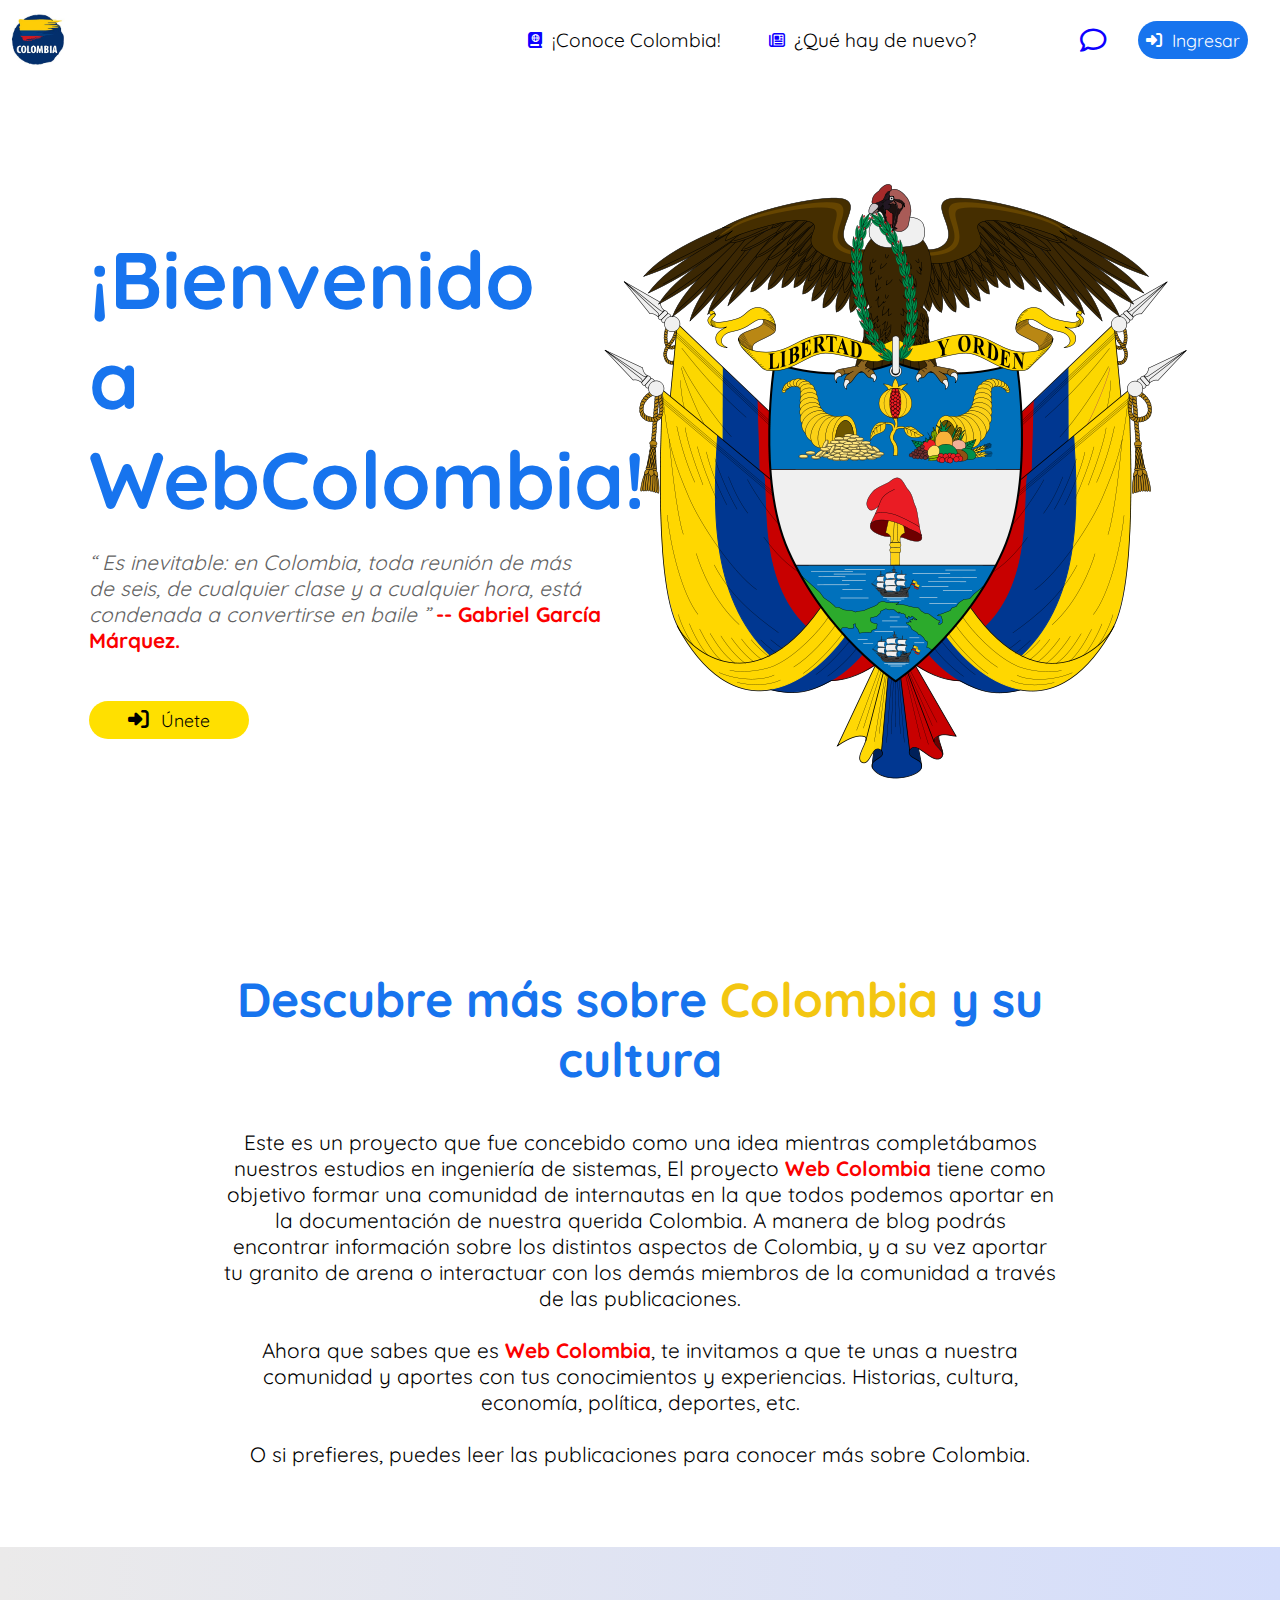
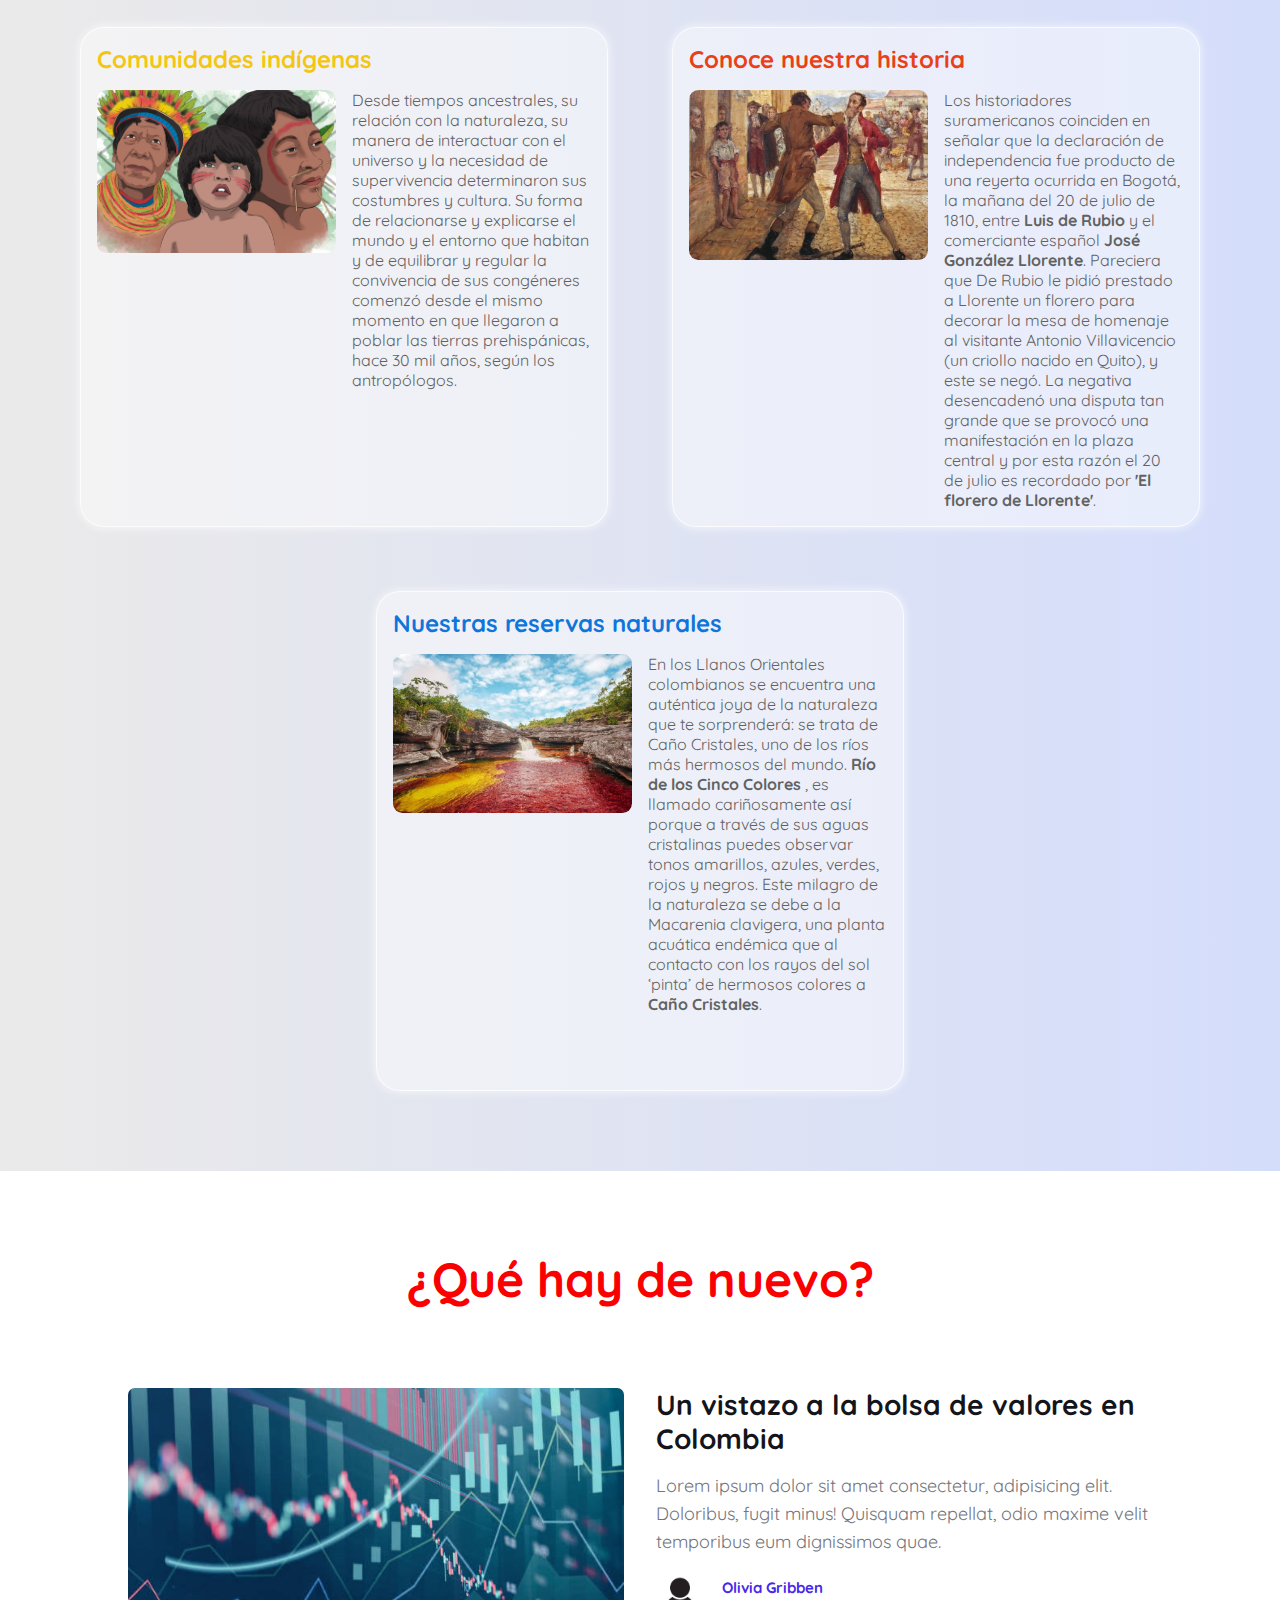
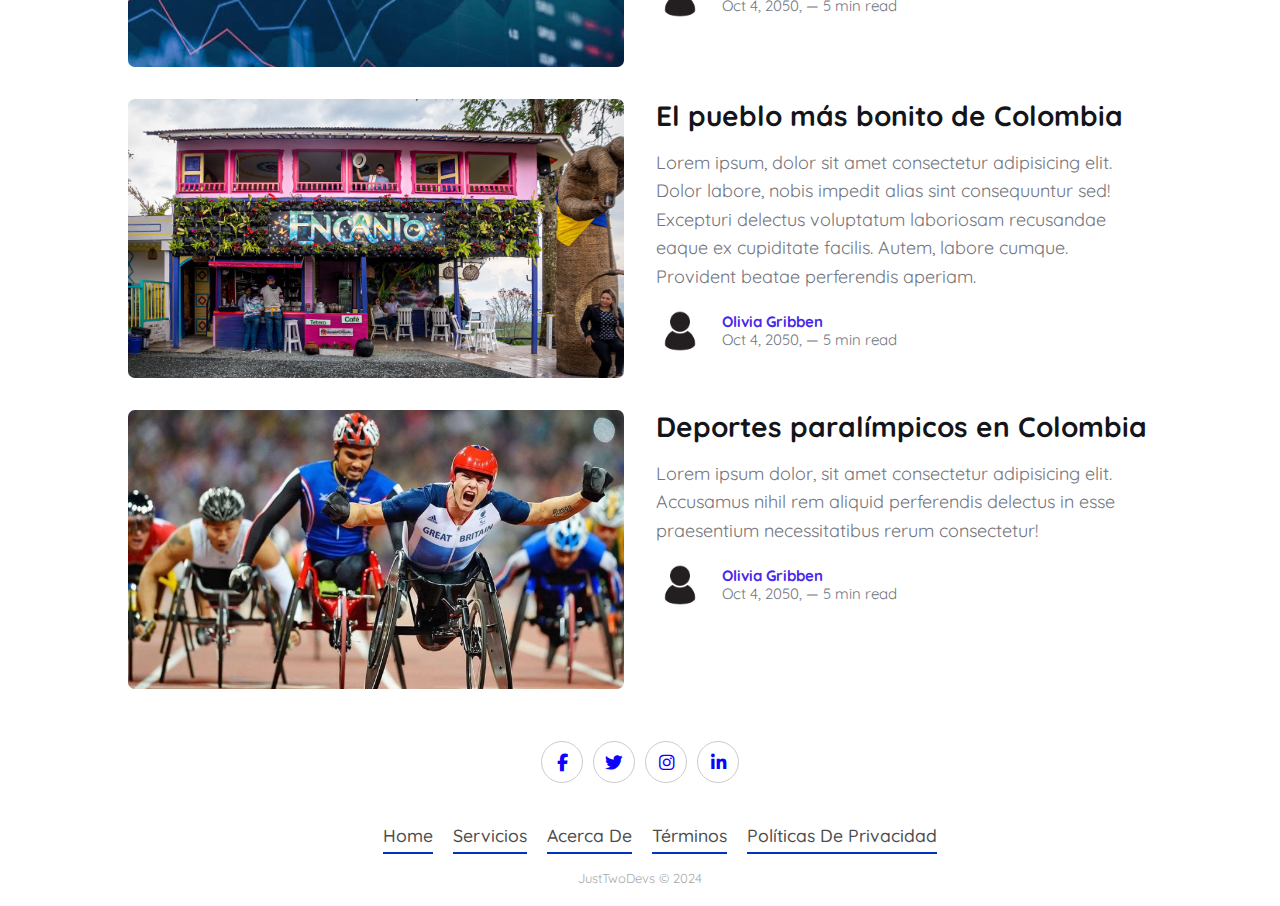
<file: index.html>
<!DOCTYPE html>
<html lang="es">
  <head>
    <title>Web Colombia</title>
    <meta name="title" content="Web Colombia" />
    <meta charset="utf8" />
    <meta name="description" content="This is a web page about Colombia" />
    <meta
      name="keywords"
      content="html, colombia, educación, head, metadatos,"
    />
    <meta name="author" content="Just Two Devs" />
    <meta name="application-name" content="Web Colombia" />
    <link
      rel="stylesheet"
      href="https://cdnjs.cloudflare.com/ajax/libs/font-awesome/6.4.2/css/all.min.css"
    />
    <link rel="stylesheet" href="styles/header.css" />
    <link rel="stylesheet" href="styles/footer.css" />
    <link rel="stylesheet" href="styles/main.css" />
    <link rel="icon" type="image/x-icon" href="static/favicon1.ico" />
  </head>
  <body>
    <header class="header">
      <a href="#">
        <img class="logo" src="static/logo2.jpg" alt="Web Colombia logo" />
      </a>
      <nav>
        <ul>
          <li>
            <i class="fa-solid fa-book-atlas"></i
            ><a href="#meet">¡Conoce Colombia!</a>
          </li>
          <li>
            <i class="fa-regular fa-newspaper"></i
            ><a href="#news">¿Qué hay de nuevo?</a>
          </li>
        </ul>
        <section class="righ-header">
          <a href="pages/write.html"
            ><i class="fa-regular fa-comment fa-xl"></i
          ></a>
          <div class="login-btn">
            <i class="fa-solid fa-right-to-bracket"></i
            ><a href="pages/form.html">Ingresar</a>
          </div>
        </section>
      </nav>
    </header>
    <main>
      <section class="hero">
        <section class="hero-container">
          <h1>¡Bienvenido a WebColombia!</h1>
          <p>
            <q>
              Es inevitable: en Colombia, toda reunión de más de seis, de
              cualquier clase y a cualquier hora, está condenada a convertirse
              en baile
            </q>
            <strong>-- Gabriel García Márquez.</strong>
          </p>
          <div class="go-in">
            <i class="fa-solid fa-right-to-bracket"></i
            ><a href="pages/form.html">Únete</a>
          </div>
        </section>
        <section>
          <img src="static/hero2.png" alt="Bandera de colombia entintada" />
        </section>
      </section>
      <section id="about" class="about">
        <h2>
          Descubre más sobre <strong class="s-col">Colombia</strong> y su
          cultura
        </h2>
        <p>
          Este es un proyecto que fue concebido como una idea mientras
          completábamos nuestros estudios en ingeniería de sistemas, El proyecto
          <strong class="w-col">Web Colombia</strong> tiene como objetivo formar
          una comunidad de internautas en la que todos podemos aportar en la
          documentación de nuestra querida Colombia. A manera de blog podrás
          encontrar información sobre los distintos aspectos de Colombia, y a su
          vez aportar tu granito de arena o interactuar con los demás miembros
          de la comunidad a través de las publicaciones.
          <br />
          <br />
          Ahora que sabes que es <strong class="w-col">Web Colombia</strong>, te
          invitamos a que te unas a nuestra comunidad y aportes con tus
          conocimientos y experiencias. Historias, cultura, economía, política,
          deportes, etc.
          <br />
          <br />
          O si prefieres, puedes leer las publicaciones para conocer más sobre
          Colombia.
        </p>
      </section>
      <section id="meet" class="meet-colombia">
        <section class="grid-container">
          <article class="card">
            <h3>Comunidades indígenas</h3>
            <div>
              <img
                src="static/comunidad-indigena.jpg"
                alt="Imagen de comunidad indígena X"
              />
              <p>
                Desde tiempos ancestrales, su relación con la naturaleza, su
                manera de interactuar con el universo y la necesidad de
                supervivencia determinaron sus costumbres y cultura. Su forma de
                relacionarse y explicarse el mundo y el entorno que habitan y de
                equilibrar y regular la convivencia de sus congéneres comenzó
                desde el mismo momento en que llegaron a poblar las tierras
                prehispánicas, hace 30 mil años, según los antropólogos.
              </p>
            </div>
          </article>
          <article class="card">
            <h3>Nuestras reservas naturales</h3>
            <div>
              <img
                src="static/caño-cristales-rio-colombia.jpg"
                alt="Imagen de reserva natural X"
              />
              <p>
                En los Llanos Orientales colombianos se encuentra una auténtica
                joya de la naturaleza que te sorprenderá: se trata de Caño
                Cristales, uno de los ríos más hermosos del mundo.
                <strong> Río de los Cinco Colores </strong>, es llamado
                cariñosamente así porque a través de sus aguas cristalinas
                puedes observar tonos amarillos, azules, verdes, rojos y negros.
                Este milagro de la naturaleza se debe a la Macarenia clavigera,
                una planta acuática endémica que al contacto con los rayos del
                sol ‘pinta’ de hermosos colores a
                <strong>Caño Cristales</strong>.
              </p>
            </div>
          </article>

          <article class="card">
            <h3>Conoce nuestra historia</h3>
            <div>
              <img
                src="static/suceso-historico.jpg"
                alt="Imagen de suceso historico"
              />
              <p>
                Los historiadores suramericanos coinciden en señalar que la
                declaración de independencia fue producto de una reyerta
                ocurrida en Bogotá, la mañana del
                <time datetime="1810-07-20">20 de julio de 1810</time>, entre
                <strong>Luis de Rubio</strong> y el comerciante español
                <strong>José González Llorente</strong>. Pareciera que De Rubio
                le pidió prestado a Llorente un florero para decorar la mesa de
                homenaje al visitante Antonio Villavicencio (un criollo nacido
                en Quito), y este se negó. La negativa desencadenó una disputa
                tan grande que se provocó una manifestación en la plaza central
                y por esta razón el 20 de julio es recordado por
                <strong> 'El florero de Llorente'</strong>.
              </p>
            </div>
          </article>
        </section>
      </section>
      <section id="news" class="news">
        <h2>¿Qué hay de nuevo?</h2>
        <section class="articles-v3">
          <div class="cd-container cd-max-width-adaptive-lg">
            <ul class="articles-v3__list-grid">
              <li class="articles-v3__item-grid">
                <a href="" class="articles-v3__img-wrapper">
                  <img src="static/bolsa_valores.jpg" alt="Image description" />
                </a>
                <article>
                  <h3 class="articles-v3__headline">
                    <a href="#0"
                      >Un vistazo a la bolsa de valores en Colombia</a
                    >
                  </h3>
                  <p class="articles-v3__description">
                    Lorem ipsum dolor sit amet consectetur, adipisicing elit.
                    Doloribus, fugit minus! Quisquam repellat, odio maxime velit
                    temporibus eum dignissimos quae.
                  </p>
                  <div class="articles-v3__author">
                    <a href="#0" class="articles-v3__author-img">
                      <img src="static/profile_icon.jpg" alt="Author picture" />
                    </a>

                    <div class="articles-v3__author-info">
                      <p>
                        <a
                          href="#0"
                          class="articles-v3__author-name"
                          rel="author"
                          >Olivia Gribben</a
                        >
                      </p>
                      <p class="articles-v3__date">
                        <time>Oct 4, 2050</time>, &mdash; 5 min read
                      </p>
                    </div>
                  </div>
                </article>
              </li>

              <li class="articles-v3__item-grid">
                <a href="#0" class="articles-v3__img-wrapper">
                  <img src="static/filandia.jpg" alt="Image description" />
                </a>

                <article>
                  <h3 class="articles-v3__headline">
                    <a href="#0">El pueblo más bonito de Colombia</a>
                  </h3>

                  <p class="articles-v3__description">
                    Lorem ipsum, dolor sit amet consectetur adipisicing elit.
                    Dolor labore, nobis impedit alias sint consequuntur sed!
                    Excepturi delectus voluptatum laboriosam recusandae eaque ex
                    cupiditate facilis. Autem, labore cumque. Provident beatae
                    perferendis aperiam.
                  </p>

                  <div class="articles-v3__author">
                    <a href="#0" class="articles-v3__author-img">
                      <img src="static/profile_icon.jpg" alt="Author picture" />
                    </a>

                    <div class="articles-v3__author-info">
                      <p>
                        <a
                          href="#0"
                          class="articles-v3__author-name"
                          rel="author"
                          >Olivia Gribben</a
                        >
                      </p>
                      <p class="articles-v3__date">
                        <time>Oct 4, 2050</time>, &mdash; 5 min read
                      </p>
                    </div>
                  </div>
                </article>
              </li>

              <li class="articles-v3__item-grid">
                <a href="#0" class="articles-v3__img-wrapper">
                  <img
                    src="static/deportes_paralimpicos.jpeg"
                    alt="Image description"
                  />
                </a>

                <article>
                  <h3 class="articles-v3__headline">
                    <a href="#0">Deportes paralímpicos en Colombia</a>
                  </h3>

                  <p class="articles-v3__description">
                    Lorem ipsum dolor, sit amet consectetur adipisicing elit.
                    Accusamus nihil rem aliquid perferendis delectus in esse
                    praesentium necessitatibus rerum consectetur!
                  </p>

                  <div class="articles-v3__author">
                    <a href="#0" class="articles-v3__author-img">
                      <img src="static/profile_icon.jpg" alt="Author picture" />
                    </a>

                    <div class="articles-v3__author-info">
                      <p>
                        <a
                          href="#0"
                          class="articles-v3__author-name"
                          rel="author"
                          >Olivia Gribben</a
                        >
                      </p>
                      <p class="articles-v3__date">
                        <time>Oct 4, 2050</time>, &mdash; 5 min read
                      </p>
                    </div>
                  </div>
                </article>
              </li>
            </ul>
          </div>
        </section>
      </section>
    </main>
    <footer class="footer">
      <section class="footer-social">
        <div class="social-links">
          <a href="#"><i class="fab fa-facebook-f"></i></a>
          <a href="#"><i class="fab fa-twitter"></i></a>
          <a href="#"><i class="fab fa-instagram"></i></a>
          <a href="#"><i class="fab fa-linkedin-in"></i></a>
        </div>
      </section>
      <ul class="footer-list">
        <li class="footer-col"><a href="#">Home</a></li>
        <li class="footer-col"><a href="#">Servicios</a></li>
        <li class="footer-col"><a href="#">Acerca de</a></li>
        <li class="footer-col"><a href="#">Términos</a></li>
        <li class="footer-col"><a href="#">Políticas de privacidad</a></li>
      </ul>
      <p class="copyright">JustTwoDevs © 2024</p>
    </footer>
  </body>
</html>
</file>
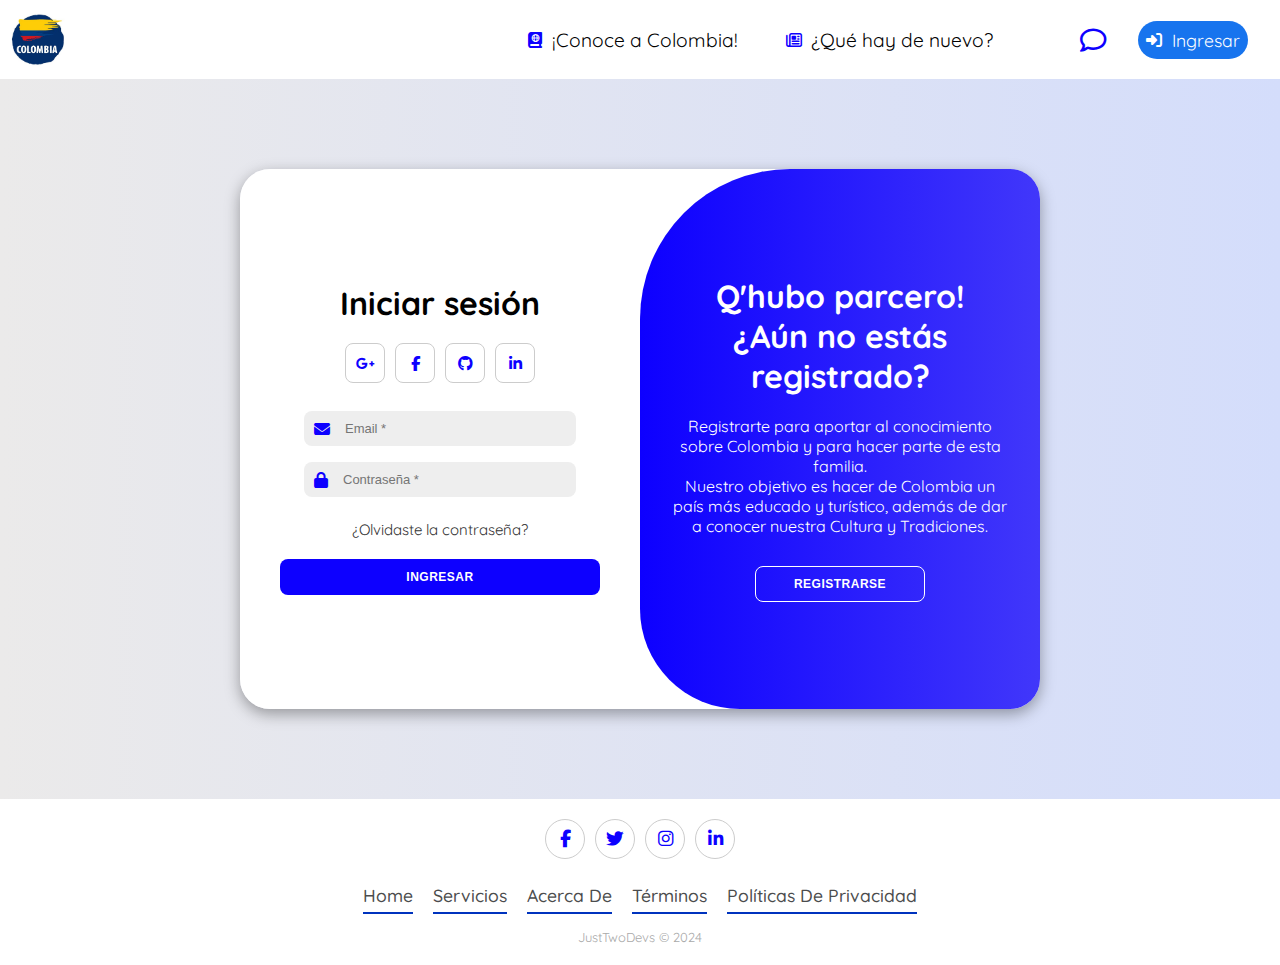
<file: pages/form.html>
<!DOCTYPE html>
<html lang="es">
  <head>
    <title>Web Colombia</title>
    <meta name="title" content="Web Colombia" />
    <meta charset="utf8" />
    <meta
      name="description"
      content="This is the page to register or log in."
    />
    <meta
      name="keywords"
      content="html, colombia, educación, login, metadatos, web, web colombia"
    />
    <meta name="author" content="Just Two Devs" />
    <meta name="application-name" content="Web Colombia" />
    <link
      rel="stylesheet"
      href="https://cdnjs.cloudflare.com/ajax/libs/font-awesome/6.4.2/css/all.min.css"
    />
    <link rel="stylesheet" href="../styles/form.css" />
    <link rel="stylesheet" href="../styles/footer.css" />
    <link rel="stylesheet" href="../styles/header.css" />
    <link rel="icon" type="image/x-icon" href="../static/favicon1.ico" />
    <script src="../scripts/script.js" defer></script>
  </head>
  <body>
    <header class="header">
      <a href="../index.html">
        <img class="logo" src="../static/logo2.jpg" alt="Web Colombia logo" />
      </a>
      <nav>
        <ul>
          <li>
            <i class="fa-solid fa-book-atlas"></i
            ><a href="../index.html#meet">¡Conoce a Colombia!</a>
          </li>
          <li>
            <i class="fa-regular fa-newspaper"></i
            ><a href="../index.html#news">¿Qué hay de nuevo?</a>
          </li>
        </ul>
        <section class="righ-header">
          <a href="write.html"><i class="fa-regular fa-comment fa-xl"></i></a>
          <div class="login-btn">
            <i class="fa-solid fa-right-to-bracket"></i
            ><a href="form.html">Ingresar</a>
          </div>
        </section>
      </nav>
    </header>
    <main class="main-container" id="main-container">
      <section class="forms-container">
        <section class="form-container sign-up">
          <form name="sign-up" method="post" action="/sign-up">
            <h1>Crear una cuenta</h1>
            <fieldset class="social-icons">
              <a href="#" class="icon"
                ><i class="fa-brands fa-google-plus-g"></i
              ></a>
              <a href="#" class="icon"
                ><i class="fa-brands fa-facebook-f"></i
              ></a>
              <a href="#" class="icon"><i class="fa-brands fa-github"></i></a>
              <a href="#" class="icon"
                ><i class="fa-brands fa-linkedin-in"></i
              ></a>
            </fieldset>
            <div class="divider-container">
              <div class="divider"></div>
              O
              <div class="divider"></div>
            </div>
            <div class="input-container">
              <i class="fa-solid fa-user"></i>
              <input
                type="text"
                id="nombre"
                name="nombre"
                placeholder="Nombre(s) *"
                required
                autocomplete="on"
                pattern="^(?:[A-ZÄËÏÖÜÁÉÍÓÚÂÊÎÔÛÀÈÌÒÙ][a-zäÄëËïÏöÖüÜáéíóúáéíóúÁÉÍÓÚÂÊÎÔÛâêîôûàèìòùÀÈÌÒÙ]+(?:\s+[a-zäÄëËïÏöÖüÜáéíóúáéíóúÁÉÍÓÚÂÊÎÔÛâêîôûàèìòùÀÈÌÒÙ]+)+)$"
              />
            </div>
            <div class="input-container">
              <i class="fa-solid fa-user"></i>
              <input
                type="text"
                id="apellido"
                name="apellido"
                placeholder="Apellido(s) *"
                required
                autocomplete="on"
                pattern="^(?:[A-ZÄËÏÖÜÁÉÍÓÚÂÊÎÔÛÀÈÌÒÙ][a-zäÄëËïÏöÖüÜáéíóúáéíóúÁÉÍÓÚÂÊÎÔÛâêîôûàèìòùÀÈÌÒÙ]+(?:\s+[a-zäÄëËïÏöÖüÜáéíóúáéíóúÁÉÍÓÚÂÊÎÔÛâêîôûàèìòùÀÈÌÒÙ]+)+)$"
              />
            </div>
            <div class="input-container">
              <i class="fa-solid fa-envelope"></i>
              <input
                type="email"
                id="email"
                name="email"
                placeholder="Email *"
                required
                autocomplete="on"
                pattern="[a-zA-Z0-9_]+([.][a-zA-Z0-9_]+)*@[a-zA-Z0-9_]+([.][a-zA-Z0-9_]+)*[.][a-zA-Z]{2,5}"
              />
            </div>
            <div class="input-container">
              <i class="fa-solid fa-phone"></i>
              <input
                type="tel"
                id="telefono"
                name="telefono"
                placeholder="Celular *"
                required
                autocomplete="on"
              />
            </div>
            <div class="input-container">
              <i class="fa-solid fa-calendar"></i>
              <input
                type="date"
                id="birthday"
                name="birthday"
                placeholder="Fecha cumpleaños *"
                required
                autocomplete="on"
              />
            </div>
            <div class="input-container">
              <i class="fa-solid fa-lock"></i>
              <input
                type="password"
                id="password"
                name="password"
                placeholder="Contraseña *"
                required
                autocomplete="on"
                pattern="/^(?=.*[a-z])(?=.*[A-Z])(?=.*\d)(?=.*[$@$!%*?&])([A-Za-z\d$@$!%*?&]|[^ ]){8,15}$/"
              />
            </div>
            <input type="submit" value="Registarse" class="submit" required />
          </form>
        </section>
        <section class="form-container sign-in">
          <form name="sign-in" method="post" action="/sign-in">
            <h1>Iniciar sesión</h1>
            <fieldset class="social-icons">
              <a href="#" class="icon"
                ><i class="fa-brands fa-google-plus-g"></i
              ></a>
              <a href="#" class="icon"
                ><i class="fa-brands fa-facebook-f"></i
              ></a>
              <a href="#" class="icon"><i class="fa-brands fa-github"></i></a>
              <a href="#" class="icon"
                ><i class="fa-brands fa-linkedin-in"></i
              ></a>
            </fieldset>
            <div class="input-container">
              <i class="fa-solid fa-envelope"></i>
              <input
                type="email"
                id="email"
                name="email"
                placeholder="Email *"
                autocomplete="on"
                pattern="[a-zA-Z0-9_]+([.][a-zA-Z0-9_]+)*@[a-zA-Z0-9_]+([.][a-zA-Z0-9_]+)*[.][a-zA-Z]{2,5}"
              />
            </div>
            <div class="input-container">
              <i class="fa-solid fa-lock"></i>
              <input
                type="password"
                id="password"
                name="password"
                placeholder="Contraseña *"
                autocomplete="on"
                pattern="/^(?=.*[a-z])(?=.*[A-Z])(?=.*\d)(?=.*[$@$!%*?&])([A-Za-z\d$@$!%*?&]|[^ ]){8,15}$/"
              />
            </div>
            <a href="#">¿Olvidaste la contraseña?</a>
            <input type="submit" value="Ingresar" class="submit" />
          </form>
        </section>
        <aside class="info-container">
          <div class="info-panel info-left">
            <h1>¿Ya estás registrado?</h1>
            <p>
              Ingresa tus credenciales para seguir aportando y hacer de Colombia
              una potencia del turismo y conocimiento
            </p>
            <input
              type="submit"
              value="Iniciar Sesión"
              class="submit-2"
              id="login"
            />
          </div>
          <div class="info-panel info-right">
            <h1>
              Q'hubo parcero!<br />
              ¿Aún no estás registrado?
            </h1>
            <p>
              Registrarte para aportar al conocimiento sobre Colombia y para
              hacer parte de esta familia. <br />
              Nuestro objetivo es hacer de Colombia un país más educado y
              turístico, además de dar a conocer nuestra Cultura y Tradiciones.
            </p>
            <input
              type="submit"
              value="Registrarse"
              class="submit-2"
              id="register"
            />
          </div>
        </aside>
      </section>
    </main>
    <footer class="footer">
      <section class="footer-social">
        <div class="social-links">
          <a href="#"><i class="fab fa-facebook-f"></i></a>
          <a href="#"><i class="fab fa-twitter"></i></a>
          <a href="#"><i class="fab fa-instagram"></i></a>
          <a href="#"><i class="fab fa-linkedin-in"></i></a>
        </div>
      </section>
      <ul class="footer-list">
        <li class="footer-col"><a href="#">Home</a></li>
        <li class="footer-col"><a href="#">Servicios</a></li>
        <li class="footer-col"><a href="#">Acerca de</a></li>
        <li class="footer-col"><a href="#">Términos</a></li>
        <li class="footer-col"><a href="#">Políticas de privacidad</a></li>
      </ul>
      <p class="copyright">JustTwoDevs © 2024</p>
    </footer>
  </body>
</html>
</file>
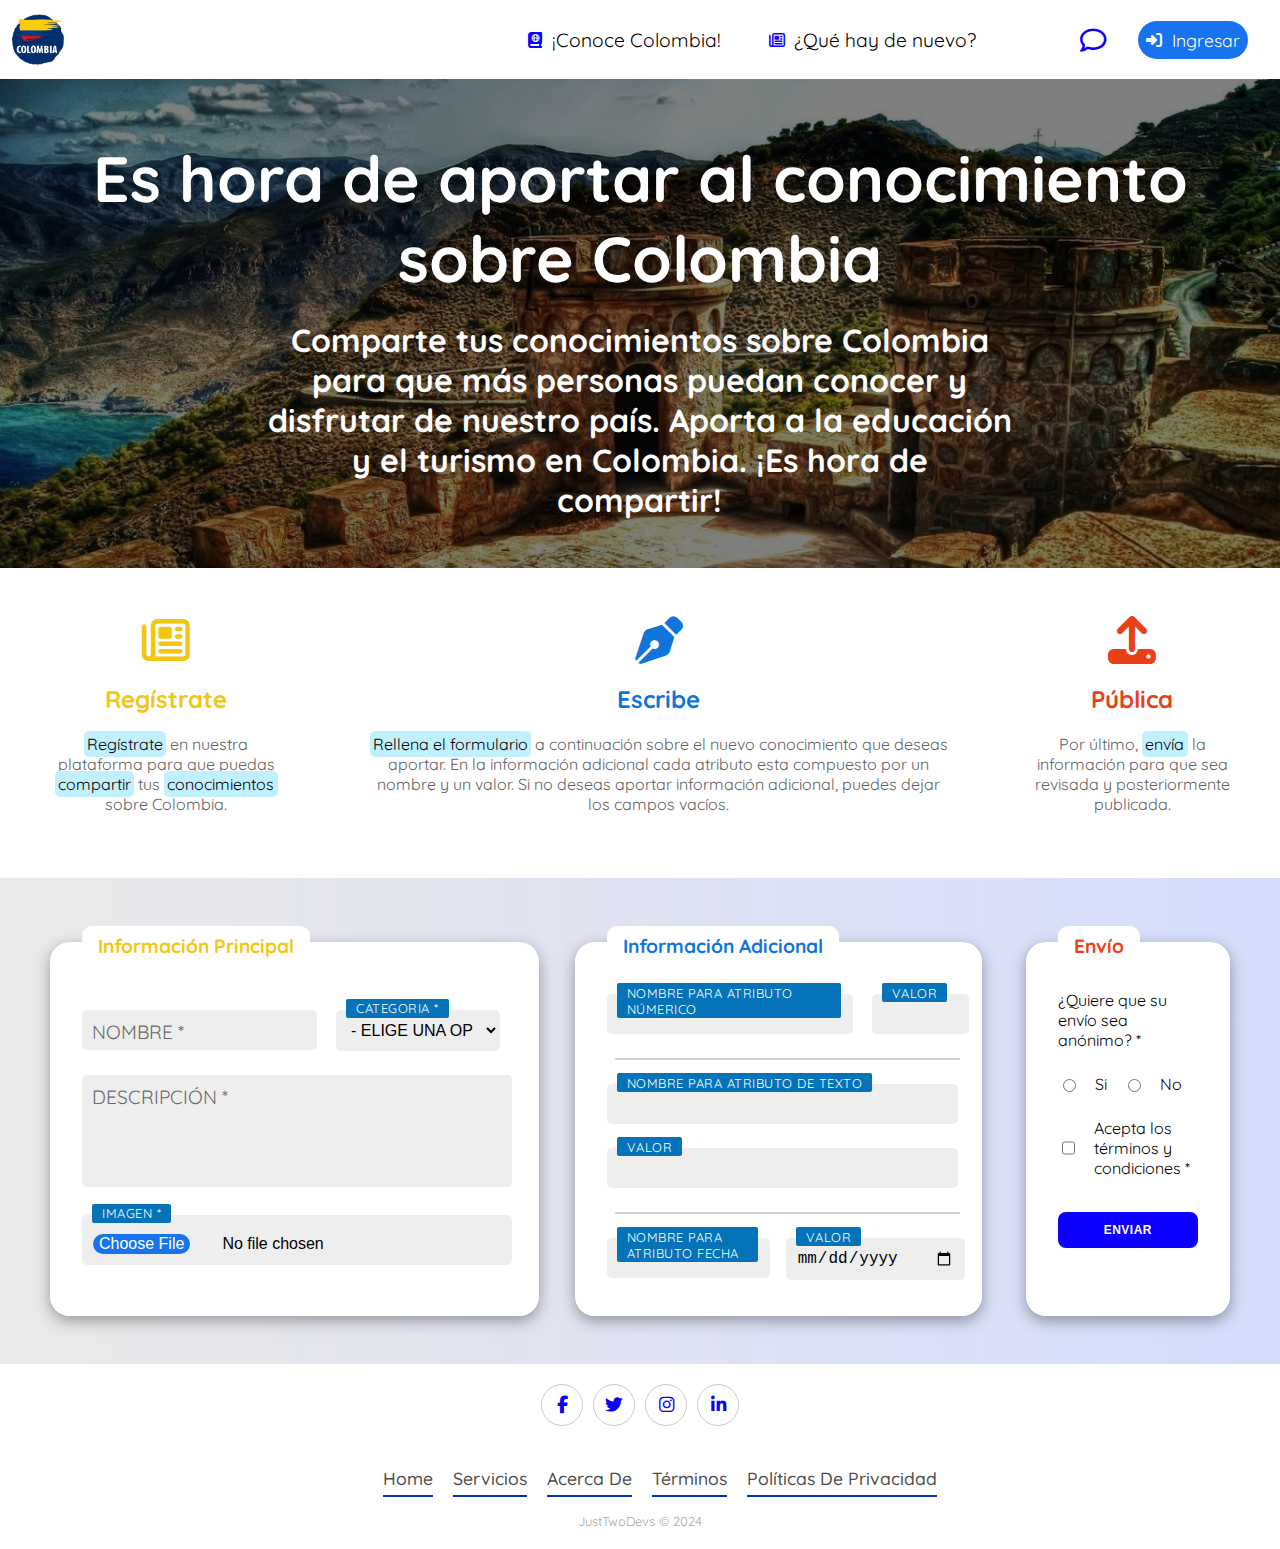
<file: pages/write.html>
<!DOCTYPE html>
<html lang="es">
  <head>
    <title>Web Colombia</title>
    <meta name="title" content="Web Colombia" />
    <meta charset="utf8" />
    <meta
      name="description"
      content="This is a page to contribute to knowledge about Colombia"
    />
    <meta
      name="keywords"
      content="html, colombia, educación, conocimiento, contribución,"
    />
    <meta name="author" content="Just Two Devs" />
    <meta name="application-name" content="Web Colombia" />
    <link
      rel="stylesheet"
      href="https://cdnjs.cloudflare.com/ajax/libs/font-awesome/6.4.2/css/all.min.css"
    />
    <link rel="stylesheet" href="../styles/write.css" />
    <link rel="stylesheet" href="../styles/footer.css" />
    <link rel="stylesheet" href="../styles/header.css" />
    <link rel="icon" type="image/x-icon" href="../static/favicon1.ico" />
  </head>
  <body>
    <header class="header">
      <a href="../index.html">
        <img class="logo" src="../static/logo2.jpg" alt="Web Colombia logo" />
      </a>
      <nav>
        <ul>
          <li>
            <i class="fa-solid fa-book-atlas"></i
            ><a href="../index.html#meet">¡Conoce Colombia!</a>
          </li>
          <li>
            <i class="fa-regular fa-newspaper"></i
            ><a href="../index.html#news">¿Qué hay de nuevo?</a>
          </li>
        </ul>
        <section class="righ-header">
          <a href="write.html"><i class="fa-regular fa-comment fa-xl"></i></a>
          <div class="login-btn">
            <i class="fa-solid fa-right-to-bracket"></i
            ><a href="form.html">Ingresar</a>
          </div>
        </section>
      </nav>
    </header>
    <main>
      <section class="hero">
        <h1>Es hora de aportar al conocimiento sobre Colombia</h1>
        <p>
          Comparte tus conocimientos sobre Colombia para que más personas puedan
          conocer y disfrutar de nuestro país. Aporta a la educación y el
          turismo en Colombia. ¡Es hora de compartir!
        </p>
      </section>
      <section class="steps">
        <article class="yellow">
          <i class="fa-regular fa-newspaper fa-3x"></i>
          <h2>Regístrate</h2>
          <p>
            <mark>Regístrate</mark> en nuestra plataforma para que puedas
            <mark>compartir</mark> tus <mark>conocimientos</mark> sobre
            Colombia.
          </p>
        </article>
        <article class="blue">
          <i class="fa-solid fa-pen-nib fa-3x"></i>
          <h2>Escribe</h2>
          <p>
            <mark>Rellena el formulario</mark> a continuación sobre el nuevo
            conocimiento que deseas aportar. En la información adicional cada
            atributo esta compuesto por un nombre y un valor. Si no deseas
            aportar información adicional, puedes dejar los campos vacíos.
          </p>
        </article>
        <article class="red">
          <i class="fa-solid fa-upload fa-3x"></i>
          <h2>Pública</h2>
          <p>
            Por último, <mark>envía</mark> la información para que sea revisada
            y posteriormente publicada.
          </p>
        </article>
      </section>
      <section class="container-form">
        <form
          action="/postColombia"
          method="post"
          enctype="multipart/form-data"
        >
          <section class="information">
            <fieldset class="required-information yellow">
              <legend>Información Principal</legend>
              <section class="input-sec">
                <div class="input-box">
                  <input
                    type="text"
                    name="name"
                    id="name"
                    autocomplete="off"
                    required
                  />
                  <label for="name">Nombre *</label>
                </div>
                <div class="input-box">
                  <select name="category" id="category" required>
                    <option disabled selected>- ELIGE UNA OPCIÓN -</option>
                    <optgroup label="Naturaleza">
                      <option value="Reserva Natural">Reserva Natural</option>
                      <option value="Parque Nacional">Parque Nacional</option>
                      <option value="Playa">Playa</option>
                    </optgroup>
                    <optgroup label="Cultura">
                      <option value="Museo">Museo</option>
                      <option value="Festival">Festival</option>
                      <option value="Gastronomía">Gastronomía</option>
                    </optgroup>
                    <optgroup label="Historia">
                      <option value="Monumento">Monumento</option>
                      <option value="Sitio Arqueológico">
                        Sitio Arqueológico
                      </option>
                      <option value="Casa Histórica">Casa Histórica</option>
                    </optgroup>
                  </select>
                  <label for="category">Categoria *</label>
                </div>
              </section>
              <div class="input-box">
                <textarea
                  name="description"
                  id="description"
                  autocomplete="off"
                  rows="5"
                  required
                ></textarea>
                <label for="description">Descripción *</label>
              </div>
              <div class="input-box">
                <input
                  type="file"
                  name="image"
                  id="image"
                  autocomplete="off"
                  accept="image/jpeg, image/png"
                />
                <label for="image">Imagen *</label>
              </div>
            </fieldset>
            <fieldset class="optional-information blue">
              <legend>Información Adicional</legend>
              <section class="input-group">
                <div class="input-box">
                  <input
                    type="text"
                    name="numeric"
                    id="numeric"
                    autocomplete="off"
                    optional
                  />
                  <label for="numeric">Nombre para atributo númerico</label>
                </div>
                <div class="input-box">
                  <input
                    type="number"
                    name="numericValue"
                    id="numericValue"
                    autocomplete="off"
                    optional
                  />
                  <label for="numericValue">Valor</label>
                </div>
              </section>
              <div class="divider"></div>
              <div class="input-box">
                <input
                  type="text"
                  name="text"
                  id="text"
                  autocomplete="off"
                  optional
                />
                <label for="text">Nombre para atributo de texto</label>
              </div>
              <div class="input-box">
                <input
                  type="text"
                  name="textValue"
                  id="textValue"
                  autocomplete="off"
                  optional
                />
                <label for="textValue">Valor</label>
              </div>
              <div class="divider"></div>
              <section class="input-group">
                <div class="input-box">
                  <input
                    type="text"
                    name="date"
                    id="date"
                    autocomplete="off"
                    optional
                  />
                  <label for="date">Nombre para atributo fecha</label>
                </div>
                <div class="input-box">
                  <input
                    type="date"
                    name="dateValue"
                    id="dateValue"
                    autocomplete="off"
                    optional
                  />
                  <label for="dateValue">Valor</label>
                </div>
              </section>
            </fieldset>
          </section>
          <fieldset class="send-information red">
            <legend>Envío</legend>
            <label for="anonym">¿Quiere que su envío sea anónimo? *</label>
            <div class="radio">
              <input
                type="radio"
                name="anonym"
                id="anonym"
                value="true"
                required
              />
              Si
              <input
                type="radio"
                name="anonym"
                id="anonym"
                value="false"
                required
              />
              No
            </div>
            <div class="terms">
              <input type="checkbox" name="terms" id="terms" required />
              <label for="terms">Acepta los términos y condiciones *</label>
            </div>
            <input type="submit" value="Enviar" />
          </fieldset>
        </form>
      </section>
    </main>
    <footer class="footer">
      <section class="footer-social">
        <address class="social-links">
          <a href="#"><i class="fab fa-facebook-f"></i></a>
          <a href="#"><i class="fab fa-twitter"></i></a>
          <a href="#"><i class="fab fa-instagram"></i></a>
          <a href="#"><i class="fab fa-linkedin-in"></i></a>
        </address>
      </section>
      <ul class="footer-list">
        <li class="footer-col"><a href="#">Home</a></li>
        <li class="footer-col"><a href="#">Servicios</a></li>
        <li class="footer-col"><a href="#">Acerca de</a></li>
        <li class="footer-col"><a href="#">Términos</a></li>
        <li class="footer-col"><a href="#">Políticas de privacidad</a></li>
      </ul>
      <p class="copyright">JustTwoDevs © 2024</p>
    </footer>
  </body>
</html>
</file>
<file: styles/header.css>
.header {
  background: #fff;
  display: flex;
  justify-content: space-between;
}

.logo {
  object-fit: scale-down;
  width: 75px;
  height: 75px;
}

nav {
  width: 60%;
  display: flex;
  align-items: center;
  justify-content: space-between;
}

.header nav ul {
  margin: 0;
  padding: 0;
  display: flex;
  gap: 1rem;
  list-style-type: none;
  overflow: hidden;
}

.header nav ul li a {
  display: inline-block;
  font-size: 1.2rem;
}

.header nav ul li {
  display: flex;
  align-items: center;
  margin: 0.5rem;
  padding: 0.5rem;
  gap: 0.6rem;
  border-radius: 1.5rem;
  transition: 0.7s;
}

.header nav ul li:hover {
  background: #fff647;
}

.header nav ul li i {
  color: #0d00ff;
}

a {
  font-size: 1.1rem;
  display: inline-block;
  text-decoration: none;
  color: black;
}

.righ-header {
  display: flex;
  align-items: center;
  gap: 1.5rem;
}

.righ-header > a {
  border-radius: 1.5rem;
  padding: 0.5rem;
  transition: 0.7s;
}

.righ-header i {
  color: #0d00ff;
}

.righ-header > a:hover {
  background: #fff647;
}

.login-btn {
  display: flex;
  align-items: center;
  gap: 0.6rem;
  margin-right: 2rem;
  border-radius: 1.5rem;
  padding: 0.5rem;
  background: #1774ee;
  transition: 0.7s;
}

.login-btn:hover {
  background: #fff647;
}

.login-btn i {
  color: white;
}

.login-btn:hover i {
  color: #0d00ff;
}

.login-btn a {
  color: white;
}

.login-btn:hover a {
  color: black;
}
</file>
<file: styles/footer.css>
footer {
  padding: 20px 0;
  background-color: #ffffff;
  color: #4b4c4d;
  width: 100%;
}

.footer-social {
  text-align: center;
  padding-bottom: 25px;
  border: none;
}

.footer-social a {
  border: 1px solid #ccc;
  border-radius: 50%;
  display: inline-flex;
  justify-content: center;
  align-items: center;
  margin: 0 3px;
  width: 40px;
  height: 40px;
  text-decoration: none;
  transition: 0.7s;
}

.footer-social a:hover {
  background: #fff647;
}

.social-links i {
  color: #0d00ff;
}

.footer-list {
  list-style-type: none;
  display: flex;
  gap: 20px;
  justify-content: center;
}

.footer-col {
  padding-bottom: 6px;
  border-bottom: 2px solid #0033be;
}

.footer-col a {
  text-transform: capitalize;
  font-weight: 500;
  color: inherit;
  text-decoration: none;
}

footer p {
  margin-top: 15px;
  text-align: center;
  font-size: 13px;
  color: #aaa;
  margin-bottom: 0;
}
</file>
<file: styles/main.css>
@import url("https://fonts.googleapis.com/css2?family=Quicksand:wght@300..700&display=swap");

* {
  font-family: inherit;
}

html {
  scroll-behavior: smooth;
}

body {
  margin: 0;
  padding: 0;
  min-height: 100vh;
  max-width: 100vw;
  font-family: "Quicksand", sans-serif;
}

h1 {
  color: #1774ee;
  font-size: 5rem;
}

h2 {
  color: #1774ee;
  font-size: 3rem;
}

h3 {
  margin: 0;
  padding: 0;
  color: #bbf000;
  font-size: 1.5rem;
}

q {
  color: rgb(98, 98, 98);
  font-style: italic;
}

p:has(q) {
  font-size: 1.3rem;
  color: #fb0000;
}

.w-col {
  color: #fb0000;
}

.hero {
  min-height: 90vh;
  display: flex;
  justify-content: center;
  align-items: center;
}

.hero h1 {
  text-align: left;
  margin: 0;
}

.hero-container {
  display: flex;
  flex-direction: column;
  width: 40%;
}

.hero-container p {
  margin-bottom: 3rem;
}

.go-in {
  display: flex;
  justify-content: center;
  border-radius: 1.5rem;
  background: #ffe000;
  padding: 0.5rem 1rem;
  font-size: 1.3rem;
  border-radius: 1.5rem;
  width: 8rem;
  gap: 0.8rem;
  transition: 0.9s;
}

.go-in:hover {
  background: #1774ee;
  color: white;
}

.go-in a {
  transition: 0.9s;
}

.go-in:hover a {
  color: white;
}

@media only screen and (min-width: 1000px) {
  .grid-container {
    display: grid;
    grid-template-columns: repeat(4, 1fr);
    grid-template-rows: repeat(2, 1fr);
    row-gap: 4rem;
    column-gap: 4rem;
    padding: 5rem;
  }

  .card {
    display: flex;
    flex-direction: column;
    gap: 1rem;
    border-radius: 1.5rem;
    border: 1px rgba(255, 255, 255, 0.75) solid;
    padding: 1rem;
    transition: 0.5s;
    background: rgba(255, 255, 255, 0.45);
    box-shadow: 0 0 10px 1px rgba(255, 255, 255, 0.65);
  }

  .card:hover {
    transform: scale(1.1);
  }
  .card:nth-child(1) {
    grid-column: 1 / span 2;
  }
  .card:nth-child(3) {
    grid-column: 3 / span 2;
  }
  .card:nth-child(even) {
    grid-row-start: 2;
    grid-column: 2 / span 2;
  }
}

.card:nth-child(1) h3 {
  color: #f3c611;
}

.card:nth-child(2) h3 {
  color: #1075db;
}

.card:nth-child(3) h3 {
  color: #e84118;
}

.card div {
  justify-self: center;
  display: grid;
  gap: 1rem;
  grid-template-columns: 1fr 1fr;
  font-size: 1rem;
}

.card div p {
  margin: 0;
  color: rgb(98, 98, 98);
}

.card div img {
  border-radius: 0.6rem;
  width: 100%;
  align-self: self-start;
}

.about {
  width: 65%;
  margin: auto;
  margin-block: 5rem;
  font-size: 1.3rem;
  text-align: center;
}

.s-col {
  color: #f3c611;
}

.meet-colombia {
  background: linear-gradient(to right, #ebeaea, #d4ddfb);
}

.meet-colombia h2 {
  text-align: center;
  margin-block: 5rem;
}

.news h2 {
  text-align: center;
  margin-block: 5rem;
}

.news *,
.news *::after,
.news *::before {
  box-sizing: border-box;
}

.news * {
  font: inherit;
  margin: 0;
  padding: 0;
  border: 0;
}

.news {
  background-color: hsl(0, 0%, 100%);
  color: hsl(230, 7%, 23%);
  font-size: 1.125rem; /* 18px */
  line-height: 1.4;
  margin-bottom: 2rem;
}

.news h1,
.news h2,
.news h3,
.news h4 {
  line-height: 1.2;
  color: hsl(230, 13%, 9%);
  font-weight: 700;
}

.news h1 {
  font-size: 2.5rem; /* 40px */
}

.news h2 {
  color: #fb0000;
  font-size: 3rem; /* 34px */
}

.news h3 {
  font-size: 1.75rem; /* 28px */
}

.news h4 {
  font-size: 1.375rem; /* 22px */
}

.news ol,
.news ul,
.news menu {
  list-style: none;
}

.news button,
.news input,
.news textarea,
.news select {
  background-color: transparent;
  border-radius: 0;
  color: inherit;
  line-height: inherit;
  -webkit-appearance: none;
  appearance: none;
}

.news textarea {
  resize: vertical;
  overflow: auto;
  vertical-align: top;
}

.news a {
  color: hsl(250, 84%, 54%);
}

.news table {
  border-collapse: collapse;
  border-spacing: 0;
}

.news img,
.news video,
.news svg {
  display: block;
  max-width: 100%;
}

.articles-v3__list-grid {
  /* gap between articles */
  display: grid;
  gap: 4.5rem;
}

.articles-v3__item-grid {
  /* single post */
  display: grid;
  align-items: start;
  gap: 1rem;
}

.articles-v3__item-grid > * {
  min-width: 0;
}

.articles-v3__img-wrapper {
  display: block;
  transition: opacity 0.3s;
}

.articles-v3__img-wrapper:hover {
  opacity: 0.85;
}

.articles-v3__img-wrapper img {
  display: block;
  border-radius: 0.375em;
  width: 100%;
  aspect-ratio: 16 / 9;
  -o-object-fit: cover;
  object-fit: cover;
}

.articles-v3__headline {
  font-size: 2.125rem;
}

.articles-v3__headline a {
  color: hsl(230, 13%, 9%);
  text-decoration: none;
}

.articles-v3__headline a:hover {
  text-decoration: underline;
}

.articles-v3__description {
  margin: 1rem 0;
  color: hsl(225, 4%, 47%);
  line-height: 1.58;
}

.articles-v3__author {
  display: grid;
  grid-template-columns: 3em 1fr;
  gap: 0.75rem;
  align-items: center;
}

.articles-v3__author-img {
  display: block;
  width: 48px;
  height: 48px;
  border-radius: 50%;
  overflow: hidden;
  transition: transform 0.3s cubic-bezier(0.34, 1.56, 0.64, 1);
}

.articles-v3__author-img img {
  display: block;
  width: inherit;
  height: inherit;
}

.articles-v3__author-img:hover {
  transform: scale(1.1);
}

.articles-v3__author-info {
  font-size: 0.9375rem;
  line-height: 1.2;
}

.articles-v3__author-name {
  font-weight: bold;
  color: hsl(230, 13%, 9%);
  text-decoration: none;
}

.articles-v3__author-name:hover {
  text-decoration: underline;
}

.articles-v3__date {
  color: hsl(225, 4%, 47%);
}

@media (min-width: 64rem) {
  .articles-v3__list-grid {
    gap: 2rem;
  }

  .articles-v3__item-grid {
    grid-template-columns: repeat(2, 1fr);
    gap: 2rem;
  }
}

@media (min-width: 85.5rem) {
  .articles-v3__list-grid {
    gap: 3rem;
  }

  .articles-v3__item-grid {
    grid-template-columns: 7fr 5fr;
    gap: 3rem;
  }
}

/* -------------------------------- 

Utilities 

-------------------------------- */

.cd-container {
  width: calc(100% - 3rem);
  margin-left: auto;
  margin-right: auto;
}

.cd-max-width-adaptive-lg {
  max-width: 32rem;
}

@media (min-width: 64rem) {
  .cd-max-width-adaptive-lg {
    max-width: 64rem;
  }
}

@media (min-width: 85.5rem) {
  .cd-max-width-adaptive-lg {
    max-width: 80rem;
  }
}
</file>
<file: styles/form.css>
@import url("https://fonts.googleapis.com/css2?family=Quicksand:wght@300..700&display=swap");
* {
  margin: 0;
  padding: 0;
  box-sizing: border-box;
}

body {
  font-family: "Quicksand", sans-serif;
  background: linear-gradient(to right, #ebeaea, #d4ddfb);
  min-height: 100vh;
}

.main-container {
  display: flex;
  justify-content: center;
  align-items: center;
  min-height: 80vh;
}

.forms-container {
  border-radius: 30px;
  box-shadow: 0 5px 15px rgba(0, 0, 0, 0.35);
  width: 800px;
  max-width: 100%;
  min-height: 540px;
  overflow: hidden;
  position: relative;
}

form {
  background-color: #fff;
  display: flex;
  flex-direction: column;
  align-items: center;
  justify-content: center;
  padding: 0 40px;
  height: 100%;
}

.main-container span {
  font-size: 12px;
}

.main-container a {
  color: #333;
  font-size: 15px;
  margin: 15px 0 10px;
}

.submit {
  background-color: #0d00ff;
  color: #fff;
  font-size: 12px;
  padding: 10px 45px;
  border: 1px solid transparent;
  border-radius: 8px;
  font-weight: 600;
  letter-spacing: 0.5px;
  text-transform: uppercase;
  margin-top: 10px;
  cursor: pointer;
  transition: 0.7s;
}

.submit:hover {
  background-color: #fff647;
  color: black;
}

.submit-2 {
  background-color: transparent;
  color: #fff;
  font-size: 12px;
  border: 1px solid #fff;
  border-radius: 8px;
  font-weight: 600;
  letter-spacing: 0.5px;
  text-transform: uppercase;
  margin-top: 10px;
  cursor: pointer;
  width: 50%;
  transition: 0.7s;
}

.submit-2:hover {
  background-color: #fff;
  color: black;
}

.input-container {
  background-color: #eee;
  border: none;
  margin: 8px 0;
  border-radius: 8px;
  align-items: center;
  display: flex;
  overflow: hidden;
  width: 85%;
  padding-left: 10px;
}

input {
  width: 100%;
  background: transparent;
  border: none;
  outline: none;
  padding: 10px 15px;
  font-size: 13px;
}

i {
  color: #0d00ff;
}

.form-container {
  position: absolute;
  top: 0;
  height: 100%;
  transition: all 0.6s ease-in-out;
}

.sign-in {
  left: 0;
  width: 50%;
  z-index: 2;
}

.sign-up {
  right: 0%;
  width: 50%;
  z-index: 5;
}

.social-icons {
  margin: 20px 0;
  border: none;
}

.social-icons a {
  border: 1px solid #ccc;
  border-radius: 20%;
  display: inline-flex;
  justify-content: center;
  align-items: center;
  margin: 0 3px;
  width: 40px;
  height: 40px;
  text-decoration: none;
  transition: 0.7s;
}

.social-icons a:hover {
  background: #fff647;
}

.info-container {
  position: absolute;
  top: 0;
  left: 50%;
  width: 50%;
  height: 100%;
  overflow: hidden;
  border-radius: 150px 0 0 100px;
  background: linear-gradient(to right, #0d00ff, #4137fa);
  color: #fff;
  transition: all 0.6s ease-in-out;
  transform: translateX(0);
  z-index: 1000;
}

.main-container.active .info-container {
  transform: translateX(-100%);
  border-radius: 0 150px 100px 0;
}

.info-panel {
  position: absolute;
  width: 100%;
  height: 100%;
  display: flex;
  align-items: center;
  flex-direction: column;
  justify-content: center;
  padding: 0 30px;
  text-align: center;
  gap: 20px;
  transform: translateX(0);
  transition: all 0.6s ease-in-out;
}

.info-left {
  transform: translateX(-200%);
}

.main-container.active .info-left {
  transform: translateX(0);
}

.info-right {
  right: 0;
  transform: translateX(0);
}

.main-container.active .info-right {
  transform: translateX(200%);
}

.divider-container {
  display: flex;
  align-items: center;
  width: 90%;
}

.divider {
  border: 0.2px solid #d5d5d5;
  width: 50%;
  height: 0px;
  margin: 0px 8px;
}
</file>
<file: styles/write.css>
@import url("https://fonts.googleapis.com/css2?family=Quicksand:wght@300..700&display=swap");

body {
  font-family: "Quicksand", sans-serif;
  margin: 0;
  padding: 0;
  box-sizing: border-box;
}

.hero {
  background-image: linear-gradient(rgba(0, 0, 0, 0.5), rgba(0, 0, 0, 0.5)),
    url("../static/cave.jpg");
  background-size: cover;
  min-height: 50vh;
  display: flex;
  flex-direction: column;
  justify-content: center;
  align-items: center;
  color: white;
  padding: 1rem;
}

.hero h1 {
  font-size: 4em;
  margin-bottom: 1.4rem;
  text-align: center;
}

.hero p {
  font-size: 2rem;
  font-weight: bold;
  margin-top: 0;
  width: 60%;
  text-align: center;
}

.steps {
  display: flex;
  justify-content: space-around;
  margin: 3rem;
  gap: 5rem;
}

.steps article {
  text-align: center;
  transition: 0.5s;
}

.steps article:hover {
  transform: scale(1.15);
}

.steps p {
  color: rgb(98, 98, 98);
}

.yellow {
  color: #f3c611;
}

.blue {
  color: #1075db;
}

.red {
  color: #e84118;
}

.container-form {
  background: linear-gradient(to right, #ebeaea, #d4ddfb);
  min-height: 54vh;
  display: flex;
  justify-content: center;
}

form {
  display: flex;
  justify-content: center;
  margin: 3rem;
  gap: 2.5rem;
}

.information {
  display: grid;
  grid-template-columns: 1.2fr 1fr;
  gap: 2rem;
}

.information fieldset {
  display: flex;
  flex-direction: column;
  justify-content: center;
}

.input-box {
  position: relative;
  width: 96%;
}

textarea {
  resize: none;
}

.input-box input,
.input-box textarea,
.input-box select {
  width: 100%;
  padding: 10px;
  border: 1.5px solid transparent;
  background: #eee;
  border-radius: 5px;
  outline: none;
  font-size: 1rem;
  transition: 0.8s;
  color: black;
}

.input-box label {
  position: absolute;
  left: 0;
  top: 0;
  padding: 10px;
  pointer-events: none;
  font-size: 1.2rem;
  text-transform: uppercase;
  transition: 0.5s;
  color: #6b6b6b;
}

.input-box input:focus,
.input-box textarea:focus,
.input-box select:focus {
  border: 1.5px solid #0573b8;
}

.input-box input:focus ~ label,
.input-box input:valid ~ label,
.input-box textarea:focus ~ label,
.input-box textarea:valid ~ label,
.input-box select:focus ~ label,
.input-box select:valid ~ label {
  transform: translateX(10px) translateY(-11px);
  font-size: 0.8rem;
  padding: 1.5px 10px;
  background: #0573b8;
  color: white;
  border-radius: 2px;
  letter-spacing: 0.5px;
}
.radio,
.terms {
  display: flex;
  gap: 1rem;
  color: black;
}

input[type="checkbox"] {
  width: 1.3rem;
}

fieldset {
  gap: 1.5rem;
  padding-top: 1rem;
  border-radius: 20px;
  background: white;
  padding: 2rem;
  border: none;
  box-shadow: 0 5px 15px rgba(0, 0, 0, 0.35);
}

.send-information {
  display: flex;
  flex-direction: column;
  width: 10%;
}

.send-information label {
  color: black;
}

input[type="submit"] {
  background-color: #0d00ff;
  color: #fff;
  font-size: 12px;
  padding: 10px 45px;
  border: 1px solid transparent;
  border-radius: 8px;
  font-weight: 600;
  letter-spacing: 0.5px;
  text-transform: uppercase;
  margin-top: 10px;
  cursor: pointer;
  transition: 0.7s;
}

input[type="submit"]:hover {
  background-color: #fff647;
  color: black;
}

legend {
  font-size: 1.2rem;
  font-weight: bold;
  background: white;
  border-radius: 10px;
  padding: 0.5rem 1rem 0rem 1rem;
}

mark {
  background-color: #c1f1ff;
  padding: 0.2rem;
  border-radius: 5px;
}

input::file-selector-button {
  margin-right: 2rem;
  margin-top: 0.5rem;
  border-radius: 1.5rem;
  background: #1774ee;
  border: none;
  transition: 0.7s;
  color: white;
}

input::file-selector-button:hover {
  background: #fff647;
}

.input-group {
  display: grid;
  grid-template-columns: 3fr 1fr;
  gap: 2rem;
}

.input-sec {
  display: grid;
  grid-template-columns: 1.3fr 1fr;
  gap: 2rem;
}

.divider {
  border: 0.2px solid #d5d5d5;
  width: 100%;
  height: 0px;
  margin: 0px 8px;
}
</file>
